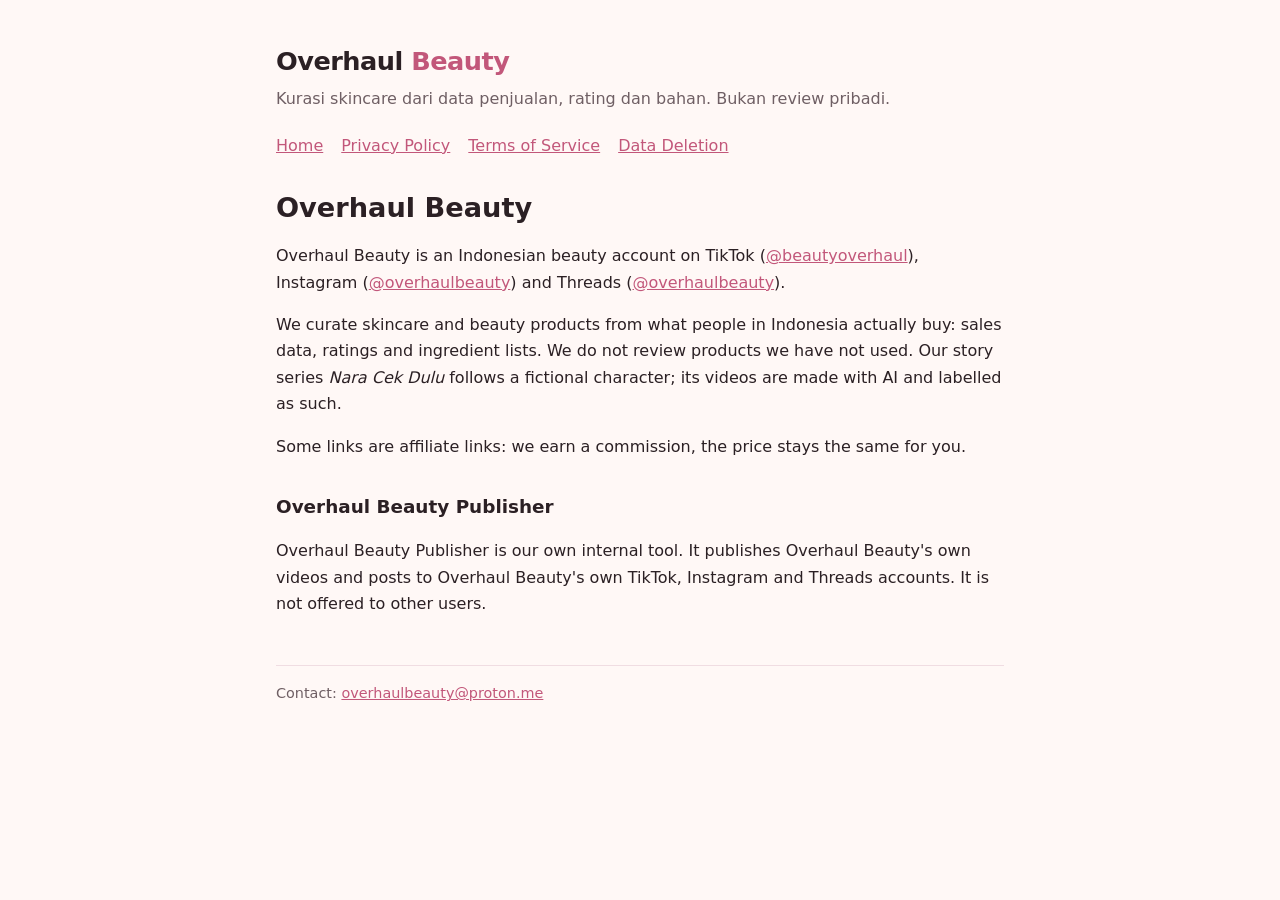
<file: index.html>
<!doctype html>
<html lang="en">
<head>
<meta charset="utf-8">
<meta name="viewport" content="width=device-width, initial-scale=1">
<title>Overhaul Beauty</title>
<meta name="description" content="Overhaul Beauty - Indonesian beauty curation from sales data, ratings and ingredients.">
<link rel="stylesheet" href="style.css">
</head>
<body>
<main>
<header>
  <div class="brand">Overhaul <span>Beauty</span></div>
  <p>Kurasi skincare dari data penjualan, rating dan bahan. Bukan review pribadi.</p>
</header>
<nav>
  <a href="index.html">Home</a>
  <a href="privacy.html">Privacy Policy</a>
  <a href="terms.html">Terms of Service</a>
  <a href="data-deletion.html">Data Deletion</a>
</nav>

<div class="card" id="login-code" hidden>
  <h2>Login finished</h2>
  <p>Copy the <strong>whole address</strong> from your browser's address bar and paste it into the window that asked for it. You can close this page afterwards.</p>
  <div class="code" id="login-url"></div>
</div>

<h1>Overhaul Beauty</h1>
<p>Overhaul Beauty is an Indonesian beauty account on TikTok (<a href="https://www.tiktok.com/@beautyoverhaul">@beautyoverhaul</a>),
Instagram (<a href="https://www.instagram.com/overhaulbeauty">@overhaulbeauty</a>) and Threads
(<a href="https://www.threads.com/@overhaulbeauty">@overhaulbeauty</a>).</p>
<p>We curate skincare and beauty products from what people in Indonesia actually buy: sales data, ratings and ingredient lists.
We do not review products we have not used. Our story series <em>Nara Cek Dulu</em> follows a fictional character; its videos are made with AI and labelled as such.</p>
<p>Some links are affiliate links: we earn a commission, the price stays the same for you.</p>

<h2>Overhaul Beauty Publisher</h2>
<p>Overhaul Beauty Publisher is our own internal tool. It publishes Overhaul Beauty's own videos and posts to Overhaul Beauty's own
TikTok, Instagram and Threads accounts. It is not offered to other users.</p>

<footer>Contact: <a href="mailto:overhaulbeauty@proton.me">overhaulbeauty@proton.me</a></footer>
</main>
<script>
  // TikTok login returns here with ?code=... : show the address so it can be copied.
  var q = new URLSearchParams(location.search);
  if (q.get("code") || q.get("error")) {
    document.getElementById("login-code").hidden = false;
    document.getElementById("login-url").textContent = location.href;
  }
</script>
</body>
</html>
</file>
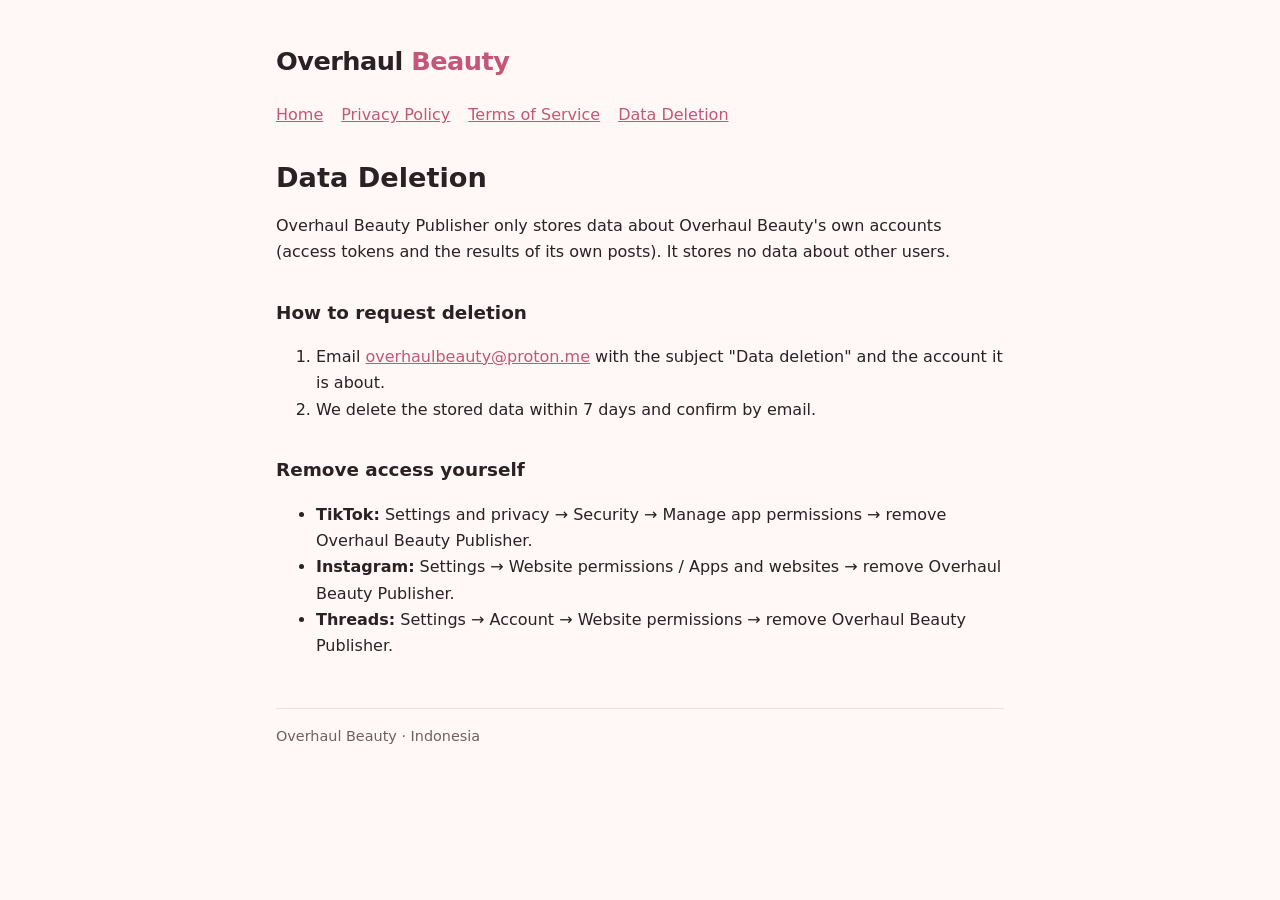
<file: data-deletion.html>
<!doctype html>
<html lang="en">
<head>
<meta charset="utf-8">
<meta name="viewport" content="width=device-width, initial-scale=1">
<title>Data Deletion - Overhaul Beauty</title>
<link rel="stylesheet" href="style.css">
</head>
<body>
<main>
<header><div class="brand">Overhaul <span>Beauty</span></div></header>
<nav>
  <a href="index.html">Home</a>
  <a href="privacy.html">Privacy Policy</a>
  <a href="terms.html">Terms of Service</a>
  <a href="data-deletion.html">Data Deletion</a>
</nav>

<h1>Data Deletion</h1>
<p>Overhaul Beauty Publisher only stores data about Overhaul Beauty's own accounts (access tokens and the results of its own posts).
It stores no data about other users.</p>

<h2>How to request deletion</h2>
<ol>
  <li>Email <a href="mailto:overhaulbeauty@proton.me">overhaulbeauty@proton.me</a> with the subject "Data deletion" and the account it is about.</li>
  <li>We delete the stored data within 7 days and confirm by email.</li>
</ol>

<h2>Remove access yourself</h2>
<ul>
  <li><strong>TikTok:</strong> Settings and privacy → Security → Manage app permissions → remove Overhaul Beauty Publisher.</li>
  <li><strong>Instagram:</strong> Settings → Website permissions / Apps and websites → remove Overhaul Beauty Publisher.</li>
  <li><strong>Threads:</strong> Settings → Account → Website permissions → remove Overhaul Beauty Publisher.</li>
</ul>

<footer>Overhaul Beauty · Indonesia</footer>
</main>
</body>
</html>
</file>
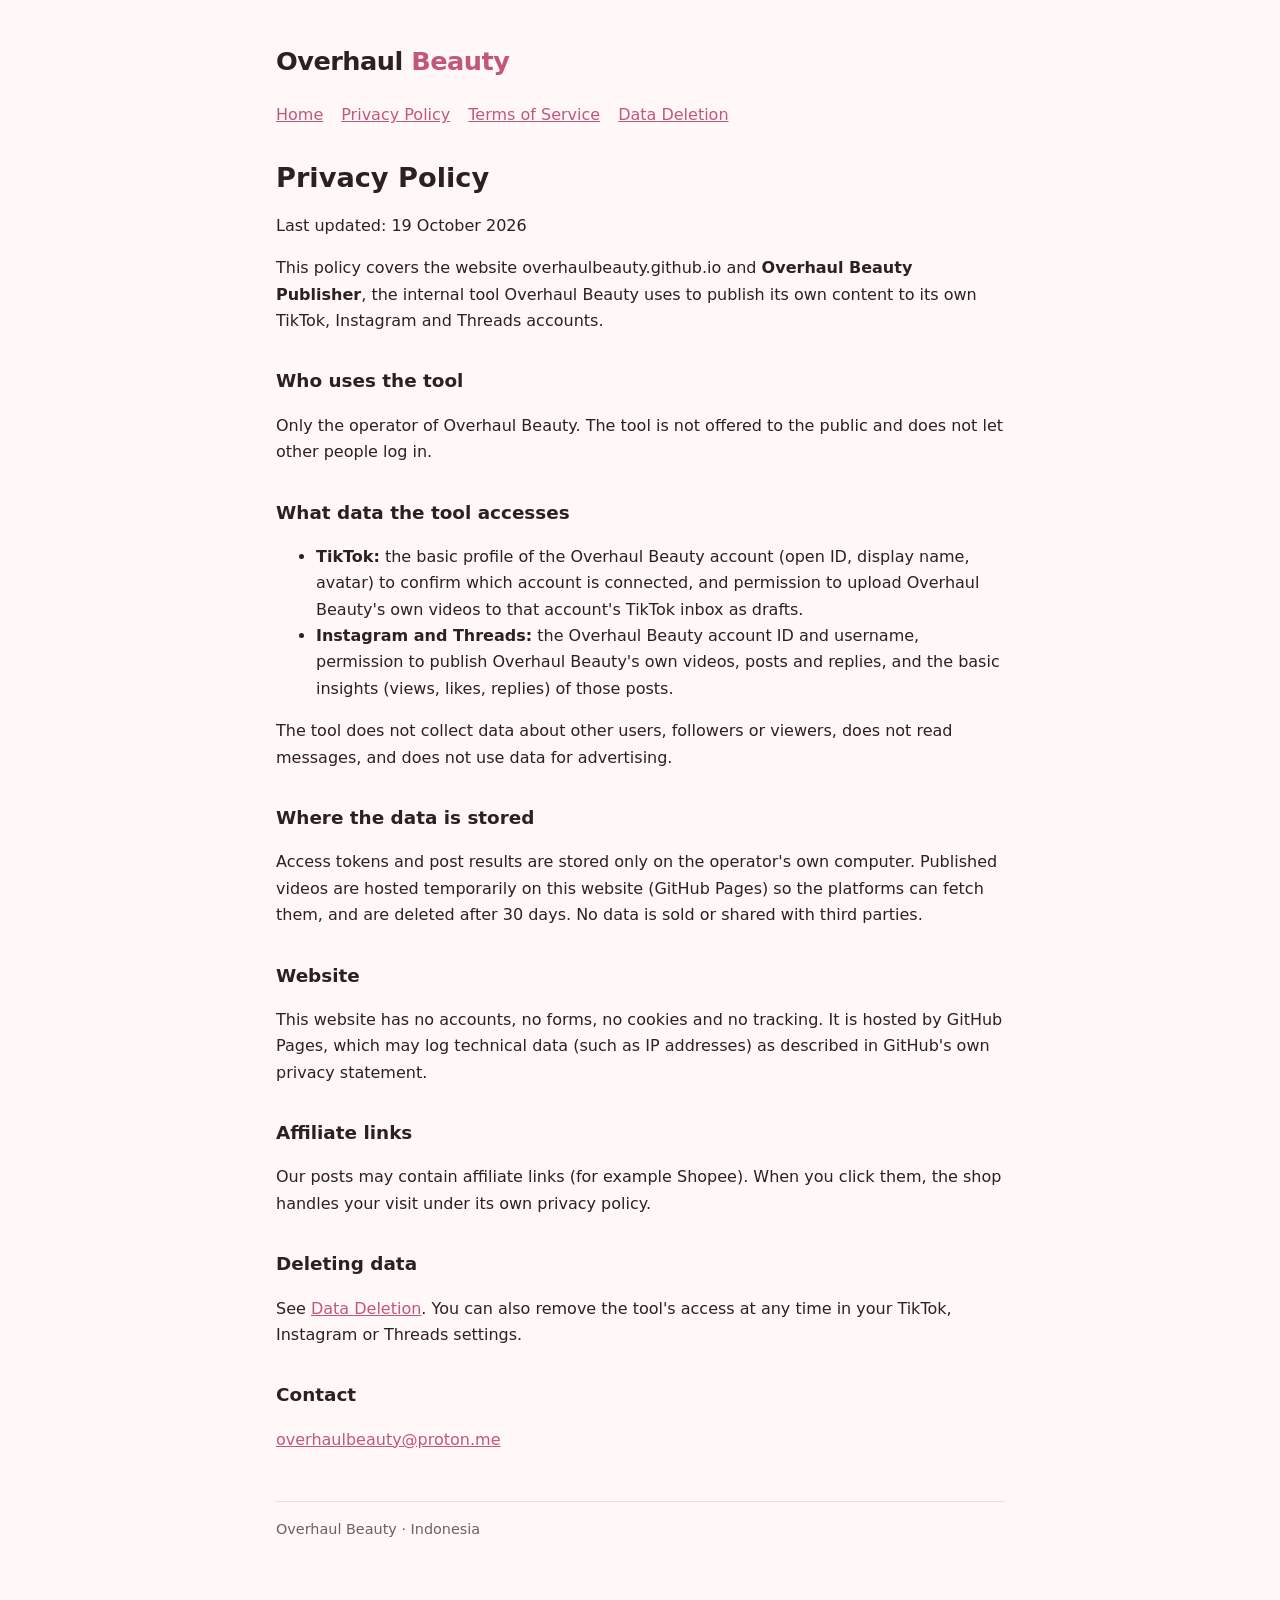
<file: privacy.html>
<!doctype html>
<html lang="en">
<head>
<meta charset="utf-8">
<meta name="viewport" content="width=device-width, initial-scale=1">
<title>Privacy Policy - Overhaul Beauty</title>
<link rel="stylesheet" href="style.css">
</head>
<body>
<main>
<header><div class="brand">Overhaul <span>Beauty</span></div></header>
<nav>
  <a href="index.html">Home</a>
  <a href="privacy.html">Privacy Policy</a>
  <a href="terms.html">Terms of Service</a>
  <a href="data-deletion.html">Data Deletion</a>
</nav>

<h1>Privacy Policy</h1>
<p>Last updated: 19 October 2026</p>

<p>This policy covers the website overhaulbeauty.github.io and <strong>Overhaul Beauty Publisher</strong>, the internal tool
Overhaul Beauty uses to publish its own content to its own TikTok, Instagram and Threads accounts.</p>

<h2>Who uses the tool</h2>
<p>Only the operator of Overhaul Beauty. The tool is not offered to the public and does not let other people log in.</p>

<h2>What data the tool accesses</h2>
<ul>
  <li><strong>TikTok:</strong> the basic profile of the Overhaul Beauty account (open ID, display name, avatar) to confirm which account is connected, and permission to upload Overhaul Beauty's own videos to that account's TikTok inbox as drafts.</li>
  <li><strong>Instagram and Threads:</strong> the Overhaul Beauty account ID and username, permission to publish Overhaul Beauty's own videos, posts and replies, and the basic insights (views, likes, replies) of those posts.</li>
</ul>
<p>The tool does not collect data about other users, followers or viewers, does not read messages, and does not use data for advertising.</p>

<h2>Where the data is stored</h2>
<p>Access tokens and post results are stored only on the operator's own computer. Published videos are hosted temporarily on this website
(GitHub Pages) so the platforms can fetch them, and are deleted after 30 days. No data is sold or shared with third parties.</p>

<h2>Website</h2>
<p>This website has no accounts, no forms, no cookies and no tracking. It is hosted by GitHub Pages, which may log technical data
(such as IP addresses) as described in GitHub's own privacy statement.</p>

<h2>Affiliate links</h2>
<p>Our posts may contain affiliate links (for example Shopee). When you click them, the shop handles your visit under its own privacy policy.</p>

<h2>Deleting data</h2>
<p>See <a href="data-deletion.html">Data Deletion</a>. You can also remove the tool's access at any time in your TikTok, Instagram or Threads settings.</p>

<h2>Contact</h2>
<p><a href="mailto:overhaulbeauty@proton.me">overhaulbeauty@proton.me</a></p>

<footer>Overhaul Beauty · Indonesia</footer>
</main>
</body>
</html>
</file>
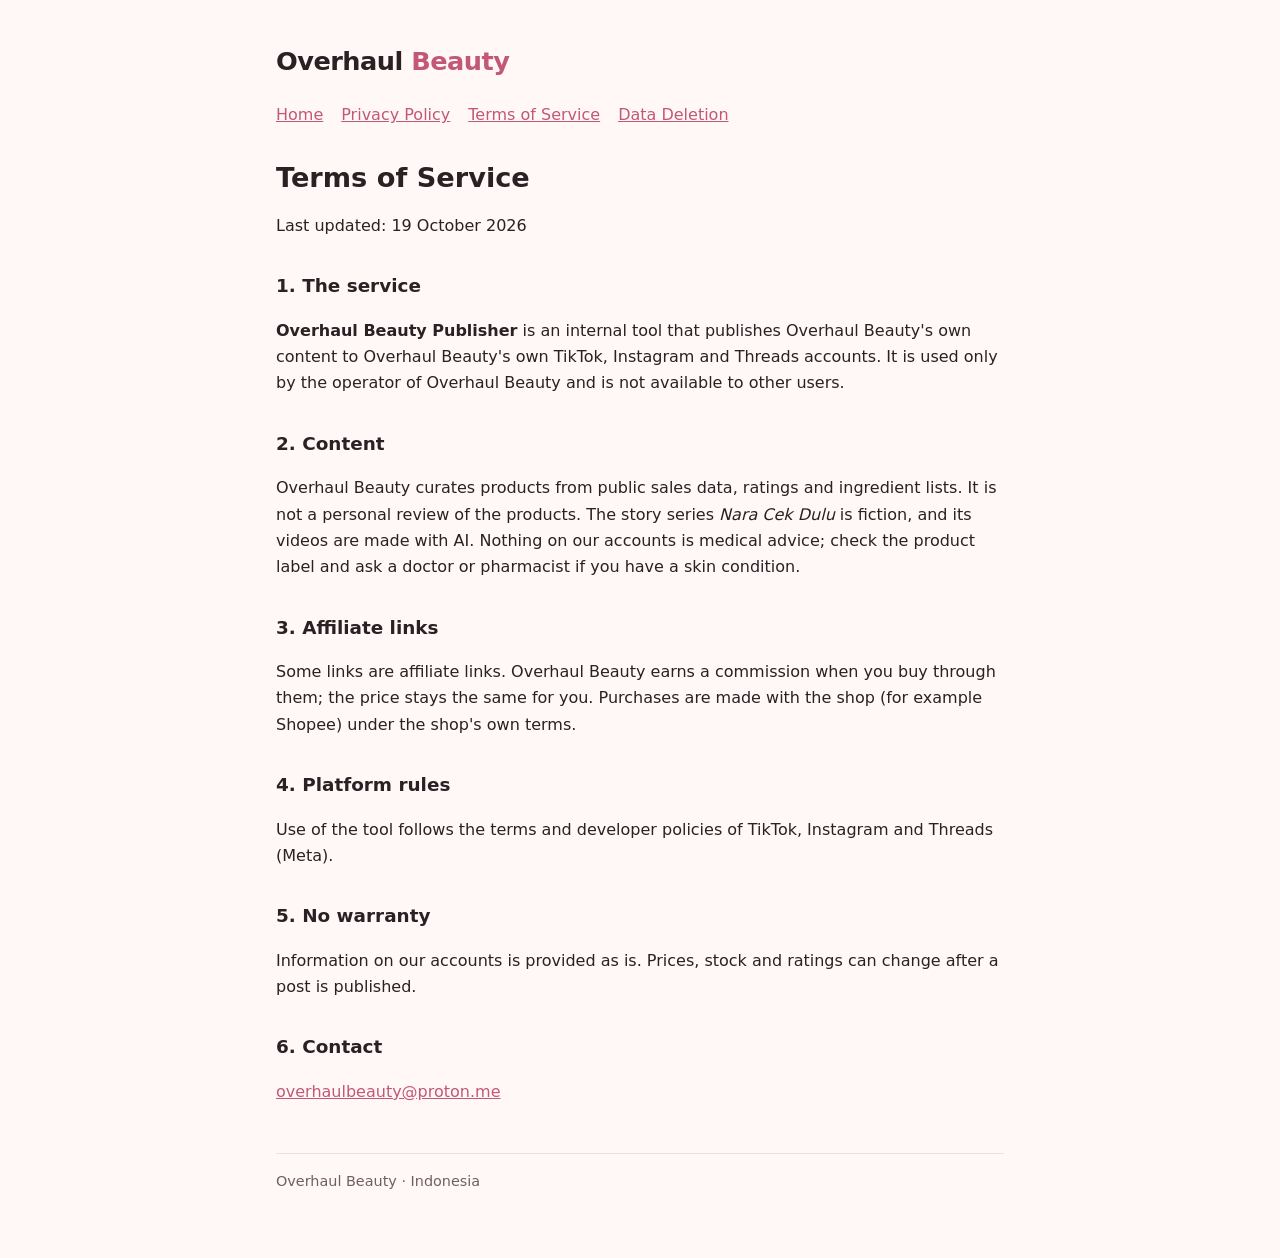
<file: terms.html>
<!doctype html>
<html lang="en">
<head>
<meta charset="utf-8">
<meta name="viewport" content="width=device-width, initial-scale=1">
<title>Terms of Service - Overhaul Beauty</title>
<link rel="stylesheet" href="style.css">
</head>
<body>
<main>
<header><div class="brand">Overhaul <span>Beauty</span></div></header>
<nav>
  <a href="index.html">Home</a>
  <a href="privacy.html">Privacy Policy</a>
  <a href="terms.html">Terms of Service</a>
  <a href="data-deletion.html">Data Deletion</a>
</nav>

<h1>Terms of Service</h1>
<p>Last updated: 19 October 2026</p>

<h2>1. The service</h2>
<p><strong>Overhaul Beauty Publisher</strong> is an internal tool that publishes Overhaul Beauty's own content to Overhaul Beauty's own
TikTok, Instagram and Threads accounts. It is used only by the operator of Overhaul Beauty and is not available to other users.</p>

<h2>2. Content</h2>
<p>Overhaul Beauty curates products from public sales data, ratings and ingredient lists. It is not a personal review of the products.
The story series <em>Nara Cek Dulu</em> is fiction, and its videos are made with AI. Nothing on our accounts is medical advice;
check the product label and ask a doctor or pharmacist if you have a skin condition.</p>

<h2>3. Affiliate links</h2>
<p>Some links are affiliate links. Overhaul Beauty earns a commission when you buy through them; the price stays the same for you.
Purchases are made with the shop (for example Shopee) under the shop's own terms.</p>

<h2>4. Platform rules</h2>
<p>Use of the tool follows the terms and developer policies of TikTok, Instagram and Threads (Meta).</p>

<h2>5. No warranty</h2>
<p>Information on our accounts is provided as is. Prices, stock and ratings can change after a post is published.</p>

<h2>6. Contact</h2>
<p><a href="mailto:overhaulbeauty@proton.me">overhaulbeauty@proton.me</a></p>

<footer>Overhaul Beauty · Indonesia</footer>
</main>
</body>
</html>
</file>
<file: style.css>
:root {
  --bg: #fff8f6;
  --text: #2b2024;
  --muted: #6f5f64;
  --accent: #c2577a;
  --card: #ffffff;
  --line: #f0dde2;
}
@media (prefers-color-scheme: dark) {
  :root { --bg: #1c1618; --text: #f4eaed; --muted: #b9a7ad; --accent: #e88aa8; --card: #262022; --line: #3a2f33; }
}
* { box-sizing: border-box; }
body {
  margin: 0;
  background: var(--bg);
  color: var(--text);
  font: 16px/1.65 system-ui, -apple-system, "Segoe UI", Roboto, sans-serif;
}
main { max-width: 760px; margin: 0 auto; padding: 40px 16px 64px; }
header .brand { font-weight: 800; font-size: 1.6rem; letter-spacing: -0.02em; }
header .brand span { color: var(--accent); }
header p { color: var(--muted); margin-top: 4px; }
nav { margin: 20px 0 32px; display: flex; gap: 18px; flex-wrap: wrap; }
nav a, a { color: var(--accent); }
h1 { font-size: 1.7rem; line-height: 1.25; }
h2 { font-size: 1.15rem; margin-top: 2rem; }
.card { background: var(--card); border: 1px solid var(--line); border-radius: 14px; padding: 20px; margin: 20px 0; }
.code { font-family: ui-monospace, Consolas, monospace; word-break: break-all; background: var(--bg); padding: 10px; border-radius: 8px; }
footer { color: var(--muted); font-size: 0.9rem; margin-top: 48px; border-top: 1px solid var(--line); padding-top: 16px; }
</file>
